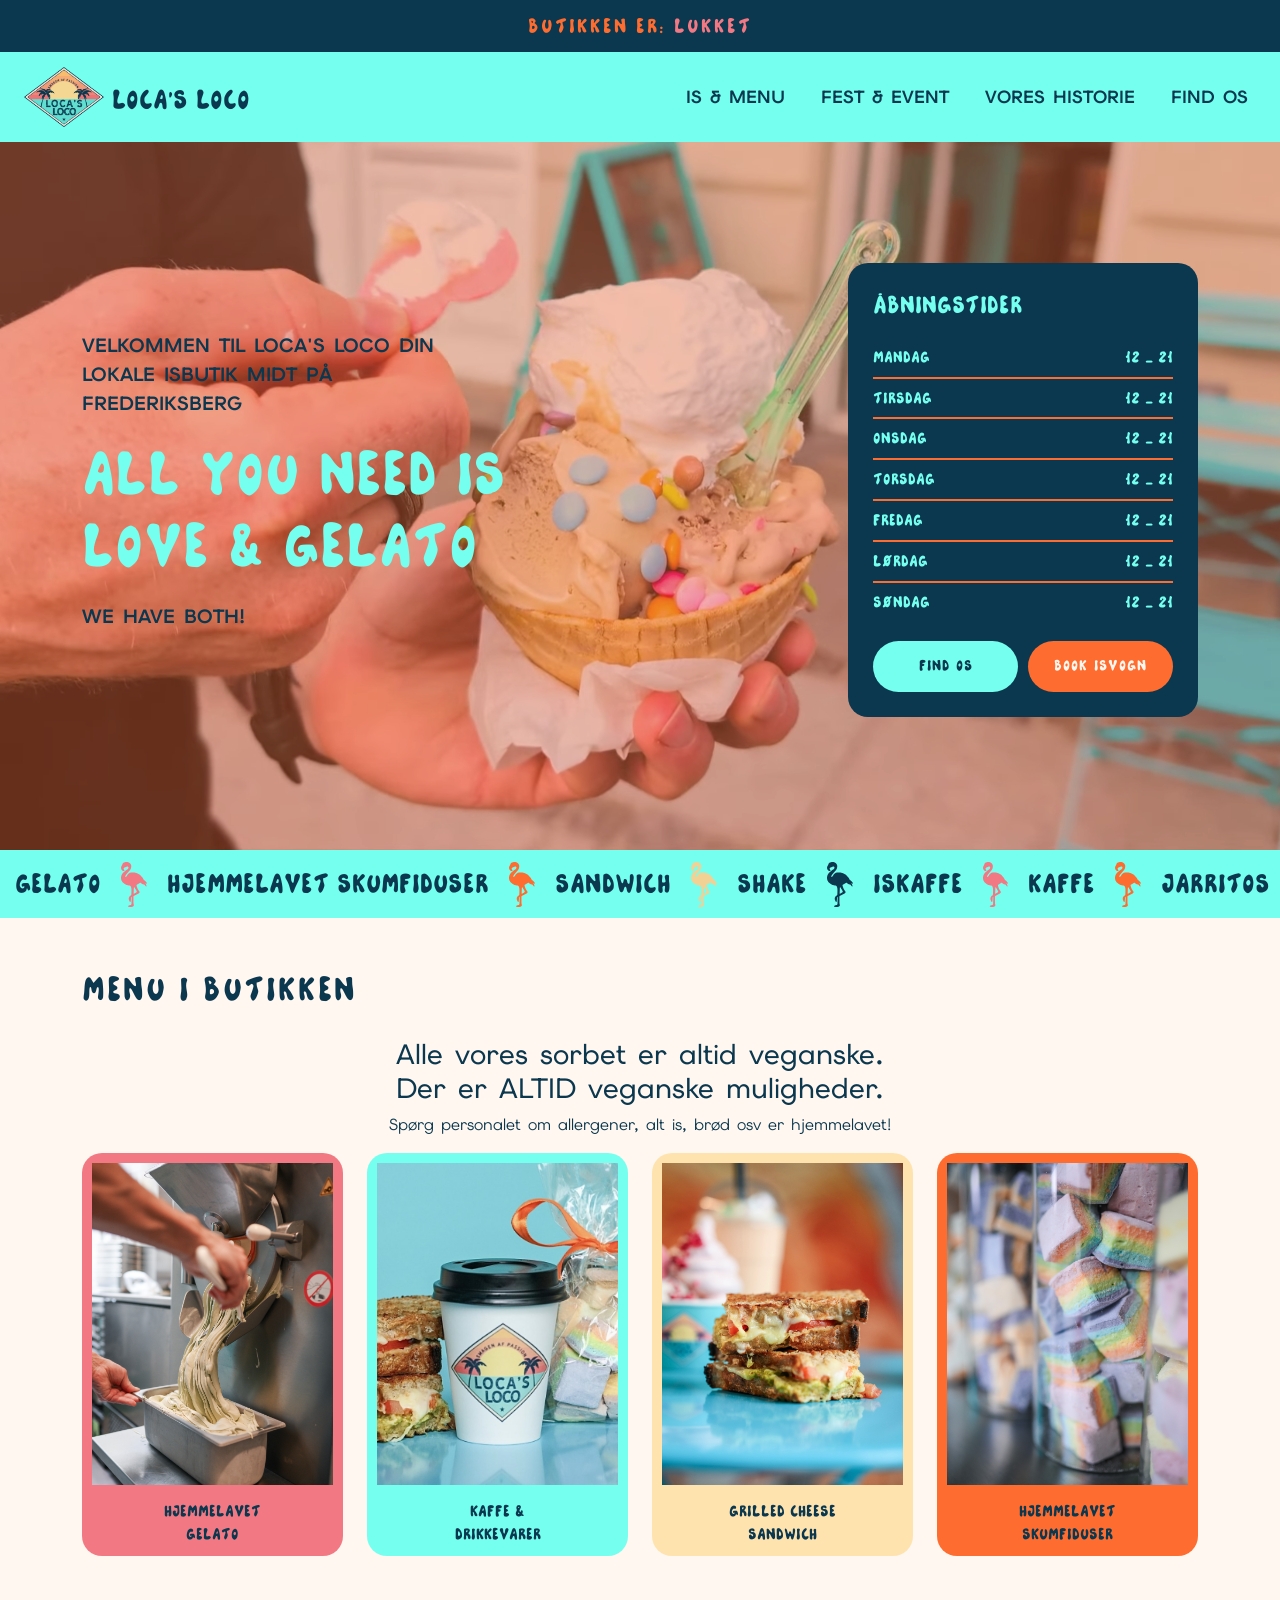
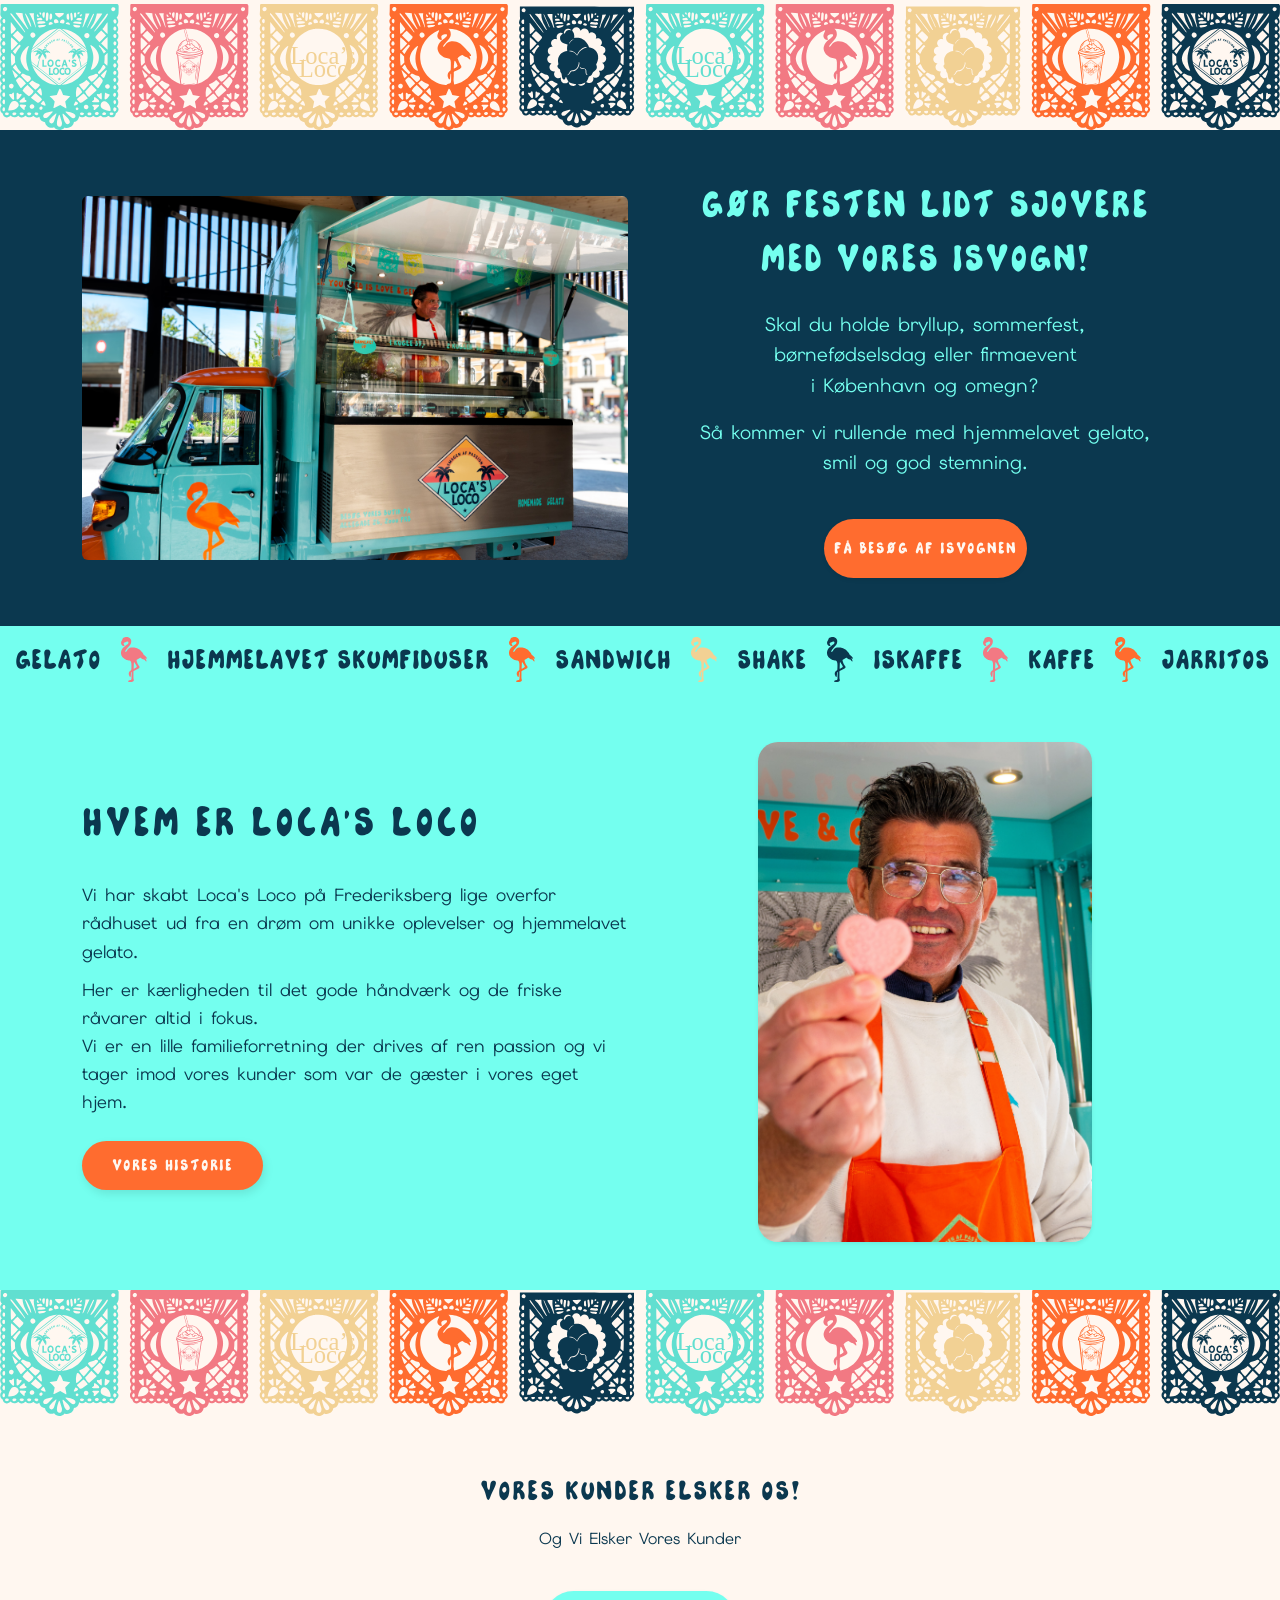
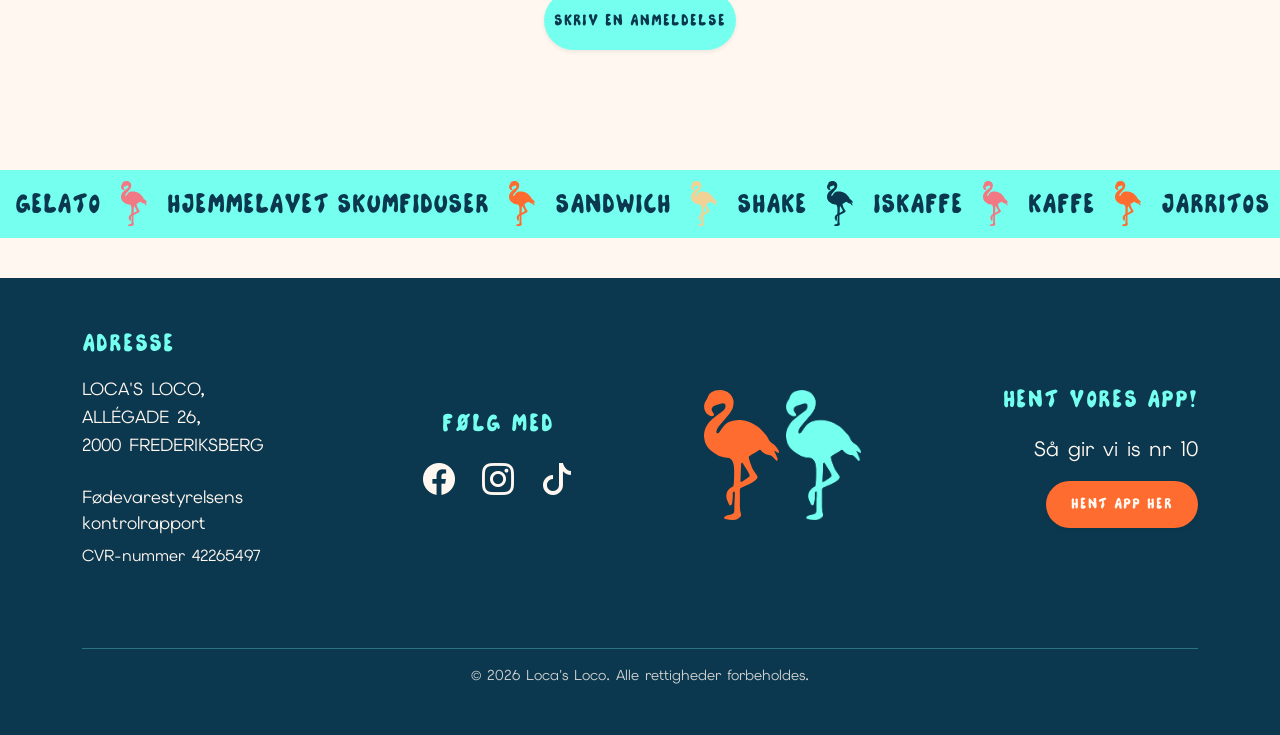
<file: index.html>
<!DOCTYPE html>
<html lang="da">
<head>
    <meta charset="UTF-8">
    <meta name="viewport" content="width=device-width, initial-scale=1.0">
    <meta name="robots" content="noindex, nofollow">
    <title>Loca's Loco</title>
    <meta name="description" content="Besøg Loca's Loco på Frederiksberg. Vi byder på hjemmelavet gelato, vegansk sorbet, varme drikke og vores populære grilled cheese sandwich.">
    <link href="https://cdn.jsdelivr.net/npm/bootstrap@5.3.2/dist/css/bootstrap.min.css" rel="stylesheet">
    <link rel="preconnect" href="https://fonts.googleapis.com">
    <link rel="preconnect" href="https://fonts.gstatic.com" crossorigin>
    <link href="https://fonts.googleapis.com/css2?family=Elms+Sans:wght@400;700&display=swap" rel="stylesheet">
    <link rel="stylesheet" href="style.css">
    <link rel="stylesheet" href="https://cdn.jsdelivr.net/npm/bootstrap-icons@1.11.1/font/bootstrap-icons.css">
    <link rel="icon" type="image/png" href="media/logo.png">
</head>
<body>

<!-- /* =========================================
   3. HEADER & NAVIGATION (Den sticky menu)
   ========================================= */ -->

<div id="navbar-group" class="fixed-top-group">
    <div class="status-topbar text-center">
        <span class="topbar-static">BUTIKKEN ER: </span>
        <span id="topbar-status" class="topbar-dynamic">HENTER...</span>
    </div>

    <nav class="navbar navbar-expand-lg custom-navbar">
        <div class="container-fluid px-4">
            <a class="navbar-brand d-flex align-items-center" href="index.html">
                <img src="media/logo.png" alt="Loca's Loco Logo" width="80" height="60" class="me-2">
                <span class="store-name">Loca's Loco</span>
            </a>
            <button class="navbar-toggler" type="button" data-bs-toggle="collapse" data-bs-target="#hovedMenu" aria-controls="hovedMenu" aria-expanded="false" aria-label="Toggle navigation">
                <span class="navbar-toggler-icon"></span>
            </button>
            <div class="collapse navbar-collapse justify-content-end" id="hovedMenu">
                <ul class="navbar-nav">
                    <li class="nav-item"><a class="nav-link" href="404.html">Is & Menu</a></li>
                    <li class="nav-item"><a class="nav-link" href="404.html">Fest & Event</a></li>
                    <li class="nav-item"><a class="nav-link" href="404.html">Vores historie</a></li>
                    <li class="nav-item"><a class="nav-link" href="404.html">Find os</a></li>
                </ul>
            </div>
        </div>
    </nav>
</div>
<!-- /* =========================================
   3. HEADER & NAVIGATION (Den sticky menu)
   ========================================= */ -->



<!-- /* =========================================
   4. HERO SEKTION (Top-video & Åbningstider)
   ========================================= */ -->
<header class="hero-section">
    <video autoplay loop muted playsinline class="hero-video">
        <source src="media/Vhero.webm" type="video/webm">
    </video>
    <div class="hero-overlay"></div>

    <div class="container position-relative z-index-1">
        <div class="row align-items-center">
            <div class="col-6 hero-text-box mb-lg-0">
                <p class="hero-subtitle">VELKOMMEN TIL LOCA'S LOCO DIN<br>LOKALE ISBUTIK MIDT PÅ<br>FREDERIKSBERG</p>
                <h1 class="hero-title">ALL YOU NEED IS<br>LOVE & GELATO</h1>
                <p class="hero-subtitle">We Have Both!</p>
            </div>

            <div class="col-6">
                <div class="hours-box">
                    <h2 class="hours-title">ÅBNINGSTIDER</h2>
                    <ul class="hours-list">
                        <li><span>MANDAG</span> <span>12 - 21</span></li>
                        <li><span>TIRSDAG</span> <span>12 - 21</span></li>
                        <li><span>ONSDAG</span> <span>12 - 21</span></li>
                        <li><span>TORSDAG</span> <span>12 - 21</span></li>
                        <li><span>FREDAG</span> <span>12 - 21</span></li>
                        <li><span>LØRDAG</span> <span>12 - 21</span></li>
                        <li><span>SØNDAG</span> <span>12 - 21</span></li>
                    </ul>
                    <div class="hours-buttons">
                        <a href="404.html" class="btn-custom btn-mint">FIND OS</a>
                        <a href="404.html" class="btn-custom btn-orange">BOOK ISVOGN</a>
                    </div>
                </div>
            </div>
        </div>
    </div>
</header>
<!-- /* =========================================
   4. HERO SEKTION (Top-video & Åbningstider)
   ========================================= */ -->
<main>
    <!-- /* =========================================
       RULLE TEKST
       ========================================= */ -->
    <div class="scrolling-banner">
        <div class="scrolling-content">
            <div class="scrolling-group">
                <span>GELATO</span> <img src="media/jordbær.svg" alt="Lyserød Flamingo">
                <span>HJEMMELAVET SKUMFIDUSER</span> <img src="media/blodappelsin.svg" alt="Orange Flamingo">
                <span>SANDWICH</span> <img src="media/mango.svg" alt="Vanilje Flamingo">
                <span>SHAKE</span> <img src="media/blaabaer.svg" alt="Blåbær Flamingo">
                <span>ISKAFFE</span> <img src="media/jordbær.svg" alt="Lyserød Flamingo">
                <span>KAFFE</span> <img src="media/blodappelsin.svg" alt="Orange Flamingo">
                <span>JARRITOS</span> <img src="media/mango.svg" alt="Vanilje Flamingo">
                <span>FLOAT</span> <img src="media/blaabaer.svg" alt="Blåbær Flamingo">
                <span>VEGANSK SORBET</span> <img src="media/jordbær.svg" alt="Lyserød Flamingo">
                <span>Allergivenlig IS</span> <img src="media/blodappelsin.svg" alt="Orange Flamingo">
            </div>
            <div class="scrolling-group">
                <span>GELATO</span> <img src="media/jordbær.svg" alt="Lyserød Flamingo">
                <span>HJEMMELAVET SKUMFIDUSER</span> <img src="media/blodappelsin.svg" alt="Orange Flamingo">
                <span>SANDWICH</span> <img src="media/mango.svg" alt="Vanilje Flamingo">
                <span>SHAKE</span> <img src="media/blaabaer.svg" alt="Blåbær Flamingo">
                <span>ISKAFFE</span> <img src="media/jordbær.svg" alt="Lyserød Flamingo">
                <span>KAFFE</span> <img src="media/blodappelsin.svg" alt="Orange Flamingo">
                <span>JARRITOS</span> <img src="media/mango.svg" alt="Vanilje Flamingo">
                <span>FLOAT</span> <img src="media/blaabaer.svg" alt="Blåbær Flamingo">
                <span>VEGANSK SORBET</span> <img src="media/jordbær.svg" alt="Lyserød Flamingo">
                <span>Allergivenlig IS</span> <img src="media/blodappelsin.svg" alt="Orange Flamingo">
            </div>
        </div>
    </div>
    <!-- /* =========================================
          RULLE TEKST
          ========================================= */ -->



    <!-- /* =========================================
   7. MENUKORT & MODALS (Pop-up Pop-ups)
   ========================================= */ -->
    <section class="menu-preview-section py-5">
        <div class="container text-center">
            <h2 class="section-title text-start mb-4">MENU I BUTIKKEN</h2>
            <h3>Alle vores sorbet er altid veganske.<br>Der er ALTID veganske muligheder.</h3>
            <p>Spørg personalet om allergener, alt is, brød osv er hjemmelavet!</p>

            <div class="row g-4">
                <div class="col-6 col-md-3">
                    <div class="menu-card frame-pink" data-bs-toggle="modal" data-bs-target="#modalGelato">
                        <img src="media/ismaskine.JPG" alt="Hjemmelavet Gelato">
                        <h3>HJEMMELAVET<br>GELATO</h3>
                    </div>
                </div>
                <div class="col-6 col-md-3">
                    <div class="menu-card frame-mint" data-bs-toggle="modal" data-bs-target="#modalKaffe">
                        <img src="media/kaffekop.jpg" alt="Kaffe og Drikkevarer">
                        <h3>KAFFE &<br>DRIKKEVARER</h3>
                    </div>
                </div>
                <div class="col-6 col-md-3">
                    <div class="menu-card frame-vanilje" data-bs-toggle="modal" data-bs-target="#modalSandwich">
                        <img src="media/mad.jpg" alt="Grilled Cheese Sandwich">
                        <h3>GRILLED CHEESE<br>SANDWICH</h3>
                    </div>
                </div>
                <div class="col-6 col-md-3">
                    <div class="menu-card frame-orange" data-bs-toggle="modal" data-bs-target="#modalSkumfiduser">
                        <img src="media/skum.JPG" alt="Hjemmelavede Skumfiduser">
                        <h3>HJEMMELAVET<br>SKUMFIDUSER</h3>
                    </div>
                </div>
            </div>
        </div>
    </section>

    <div class="modal fade" id="modalGelato" tabindex="-1" aria-hidden="true">
        <div class="modal-dialog modal-dialog-centered modal-lg">
            <div class="modal-content custom-modal text-modal">
                <button type="button" class="btn-close modal-close-btn" data-bs-dismiss="modal" aria-label="Close"></button>
                <div class="modal-body p-4 p-md-5">
                    <h2 class="menu-modal-title">GELATO</h2>
                    <h3>Alle vores sorbet er altid veganske.<br>Der er ALTID veganske muligheder.</h3>
                    <p>Spørg personalet om allergener, alt is, brød osv er hjemmelavet!</p>
                    <ul class="menu-price-list">
                        <li><div class="menu-item-info"><h4>1 KUGLE</h4><p>Inkl. 1 valgfri topping fra væggen</p></div><div class="menu-item-price">37 KR</div></li>
                        <li><div class="menu-item-info"><h4>2 KUGLER</h4><p>Inkl. 1 valgfri topping fra væggen</p></div><div class="menu-item-price">46 KR</div></li>
                        <li><div class="menu-item-info"><h4>3 KUGLER</h4><p>Inkl. 1 valgfri topping fra væggen</p></div><div class="menu-item-price">55 KR</div></li>
                    </ul>
                    <div class="menu-extras mt-4">
                        <span>EKSTRA KUGLE +9 KR</span>
                        <span>HJEMMELAVET GUF +7 KR</span>
                        <span>EKSTRA TOPPING +5 KR</span>
                    </div>
                    <h2 class="menu-modal-title mt-4">Bokse</h2>
                    <ul class="menu-price-list">
                        <li><div class="menu-item-info"><h4>0,5L boks</h4><p>Vælg op til 3 varianter</p></div><div class="menu-item-price">93 KR</div></li>
                        <li><div class="menu-item-info"><h4>1L Boks</h4><p>Vælg op til 4 varianter</p></div><div class="menu-item-price">175 KR</div></li>
                        <li><div class="menu-item-info"><h4>4 Vafler og 2 Toppings</h4></div><div class="menu-item-price">35 KR</div></li>
                    </ul>
                </div>
            </div>
        </div>
    </div>

    <div class="modal fade" id="modalKaffe" tabindex="-1" aria-hidden="true">
        <div class="modal-dialog modal-dialog-centered modal-lg">
            <div class="modal-content custom-modal text-modal">
                <button type="button" class="btn-close modal-close-btn" data-bs-dismiss="modal" aria-label="Close"></button>
                <div class="modal-body p-4 p-md-5">
                    <h2 class="menu-modal-title">KAFFE</h2>
                    <ul class="menu-price-list">
                        <li><div class="menu-item-info"><h4>DOBBELT ESPRESSO</h4></div><div class="menu-item-price">25 KR</div></li>
                        <li><div class="menu-item-info"><h4>AMERICANO</h4></div><div class="menu-item-price">30 KR</div></li>
                        <li><div class="menu-item-info"><h4>CAFFE LATTE</h4></div><div class="menu-item-price">37 KR</div></li>
                        <li><div class="menu-item-info"><h4>CAPPUCCINO</h4></div><div class="menu-item-price">37 KR</div></li>
                        <li><div class="menu-item-info"><h4>AFFOGATO</h4><p>espresso shot & 1 kugle is</p></div><div class="menu-item-price">44 KR</div></li>
                        <li><div class="menu-item-info"><h4>MILO'S ISKAFFE</h4><p>Dobbelt espresso shot, vaniljemælk & isterninger</p></div><div class="menu-item-price">57 KR</div></li>
                    </ul>
                    <h2 class="menu-modal-title mt-4">DRIKKEVARE</h2>
                    <ul class="menu-price-list">
                        <li><div class="menu-item-info"><h4>LOCO SHAKE</h4><p>med 3 kugler valgfri is & vaniljemælk</p></div><div class="menu-item-price">57 KR</div></li>
                        <li><div class="menu-item-info"><h4>LOCO FLOAT</h4><p>Jarritos & 1 kugle valgfri is</p></div><div class="menu-item-price">54 KR</div></li>
                        <li><div class="menu-item-info"><h4>JARRITOS</h4><p>Mexicansk Sodavand</p></div><div class="menu-item-price">29 KR</div></li>
                    </ul>
                </div>
            </div>
        </div>
    </div>

    <div class="modal fade" id="modalSandwich" tabindex="-1" aria-hidden="true">
        <div class="modal-dialog modal-dialog-centered modal-lg">
            <div class="modal-content custom-modal text-modal">
                <button type="button" class="btn-close modal-close-btn" data-bs-dismiss="modal" aria-label="Close"></button>
                <div class="modal-body p-4 p-md-5">
                    <h2 class="menu-modal-title">SANDWICH</h2>
                    <ul class="menu-price-list">
                        <li><div class="menu-item-info"><h4>GRILLED CHEESE SANDWICH</h4><p>På hjemmebagt surdejsbrød, med ost & Branko's salsa verde<br>med eller uden chili</p></div><div class="menu-item-price">49 KR</div></li>
                    </ul>
                    <div class="menu-extras mt-4">
                        <span>TILVALG: TOMAT: +5 KR</span>
                        <span>SVAMPE: +5 KR</span>
                        <span>AVOCADO: +10 KR</span>
                    </div>
                </div>
            </div>
        </div>
    </div>

    <div class="modal fade" id="modalSkumfiduser" tabindex="-1" aria-hidden="true">
        <div class="modal-dialog modal-dialog-centered modal-lg">
            <div class="modal-content custom-modal text-modal">
                <button type="button" class="btn-close modal-close-btn" data-bs-dismiss="modal" aria-label="Close"></button>
                <div class="modal-body p-4 p-md-5">
                    <h2 class="menu-modal-title">HJEMMELAVEDE SKUMFIDUSER</h2>
                    <p class="text-center" style="font-family: 'Elms Sans', sans-serif; color: var(--vanilje);">Vores skumfiduser are lavet med halal-certificeret gelatine fra kvæg</p>
                    <ul class="menu-price-list mt-4">
                        <li><div class="menu-item-info"><h4>10 STK</h4></div><div class="menu-item-price">40 KR</div></li>
                        <li><div class="menu-item-info"><h4>20 STK</h4></div><div class="menu-item-price">70 KR</div></li>
                        <li><div class="menu-item-info"><h4>PRIS PR. STK</h4></div><div class="menu-item-price">5 KR</div></li>
                    </ul>
                </div>
            </div>
        </div>
    </div>

    <!-- /* =========================================
  7. MENUKORT & MODALS (Pop-up Pop-ups)
  ========================================= */ -->

    <!-- BANNER -->
    <div class="separator-banner">
        <img src="media/banner.svg" alt="Farverigt Loca's Loco flag-banner">
    </div>
    <!-- BANNER -->

    <!-- /* =========================================
   6. INDHOLD: ISVOGN
   ========================================= */ -->

    <section class="isvogn-section py-5">
        <div class="container">
            <div class="row align-items-center">
                <div class="col-md-6 mb-4 mb-md-0">
                    <img src="media/brankoiisvogn.jpg" alt="Loca's Loco Isvogn" class="img-fluid rounded">
                </div>
                <div class="col-md-6 text-center px-md-4">
                    <h2 class="isvogn-title">GØR FESTEN LIDT SJOVERE<br>MED VORES ISVOGN!</h2>
                    <p class="isvogn-text mt-4">Skal du holde bryllup, sommerfest,<br>børnefødselsdag eller firmaevent<br>i København og omegn?</p>
                    <p class="isvogn-text mt-3">Så kommer vi rullende med hjemmelavet gelato,<br>smil og god stemning.</p>
                    <a href="404.html" class="btn-custom btn-orange shadow-sm mt-4 d-inline-block">FÅ BESØG AF ISVOGNEN</a>
                </div>
            </div>
        </div>
    </section>
    <!-- /* =========================================
   6. INDHOLD:ISVOGN
   ========================================= */ -->


    <!-- /* =========================================
RULLE TEKST
========================================= */ -->
    <div class="scrolling-banner">
        <div class="scrolling-content">
            <div class="scrolling-group">
                <span>GELATO</span> <img src="media/jordbær.svg" alt="Lyserød Flamingo">
                <span>HJEMMELAVET SKUMFIDUSER</span> <img src="media/blodappelsin.svg" alt="Orange Flamingo">
                <span>SANDWICH</span> <img src="media/mango.svg" alt="Vanilje Flamingo">
                <span>SHAKE</span> <img src="media/blaabaer.svg" alt="Blåbær Flamingo">
                <span>ISKAFFE</span> <img src="media/jordbær.svg" alt="Lyserød Flamingo">
                <span>KAFFE</span> <img src="media/blodappelsin.svg" alt="Orange Flamingo">
                <span>JARRITOS</span> <img src="media/mango.svg" alt="Vanilje Flamingo">
                <span>FLOAT</span> <img src="media/blaabaer.svg" alt="Blåbær Flamingo">
                <span>Vegansk Sorbet</span> <img src="media/jordbær.svg" alt="Lyserød Flamingo">
                <span>Allergivenlig IS</span> <img src="media/blodappelsin.svg" alt="Orange Flamingo">
            </div>
            <div class="scrolling-group">
                <span>GELATO</span> <img src="media/jordbær.svg" alt="Lyserød Flamingo">
                <span>HJEMMELAVET SKUMFIDUSER</span> <img src="media/blodappelsin.svg" alt="Orange Flamingo">
                <span>SANDWICH</span> <img src="media/mango.svg" alt="Vanilje Flamingo">
                <span>SHAKE</span> <img src="media/blaabaer.svg" alt="Blåbær Flamingo">
                <span>ISKAFFE</span> <img src="media/jordbær.svg" alt="Lyserød Flamingo">
                <span>KAFFE</span> <img src="media/blodappelsin.svg" alt="Orange Flamingo">
                <span>JARRITOS</span> <img src="media/mango.svg" alt="Vanilje Flamingo">
                <span>FLOAT</span> <img src="media/blaabaer.svg" alt="Blåbær Flamingo">
                <span>Vegansk Sorbet</span> <img src="media/jordbær.svg" alt="Lyserød Flamingo">
                <span>Allergivenlig IS</span> <img src="media/blodappelsin.svg" alt="Orange Flamingo">
            </div>
        </div>
    </div>
    <!-- /* =========================================
RULLE TEKST
========================================= */ -->


    <!-- /* =========================================
   6. INDHOLD: HVEM ER VI & ISVOGN
   ========================================= */ -->
    <section class="about-section">
        <div class="container py-5">
            <div class="row align-items-center">
                <div class="col-md-6 about-text-col mb-4 mb-md-0">
                    <h2 class="about-title">HVEM ER LOCA'S LOCO</h2>
                    <p class="about-text">Vi har skabt Loca's Loco på Frederiksberg lige overfor rådhuset ud fra en drøm om unikke oplevelser og hjemmelavet gelato.</p>
                    <p class="about-text">Her er kærligheden til det gode håndværk og de friske råvarer altid i fokus.<br>Vi er en lille familieforretning der drives af ren passion og vi tager imod vores kunder som var de gæster i vores eget hjem.</p>
                    <a href="404.html" class="btn-custom btn-orange about-btn shadow-sm">VORES HISTORIE</a>
                </div>
                <div class="col-md-6 d-flex justify-content-center">
                    <img src="media/brankomhjerte.jpg" alt="Brank med Loca's lyserøde kiks hjerte" class="about-image img-fluid shadow-sm">
                </div>
            </div>
        </div>
    </section>
    <!-- /* =========================================
   6. INDHOLD: HVEM ER VI & ISVOGN
   ========================================= */ -->

    <!-- BANNER -->
    <div class="separator-banner">
        <img src="media/banner.svg" alt="Farverigt Loca's Loco flag-banner">
    </div>
    <!-- BANNER -->

    <!-- /* =========================================
       Google
       ========================================= */ -->
    <section class="reviews-section py-5">
        <div class="container">
            <div class="row">
                <div class="col-12 text-center">
                    <div class="reviews-container mt-2">
                        <h3 class="reviews-title mb-3">VORES KUNDER ELSKER OS!</h3>
                        <p style="font-family: 'Elms Sans'; color: var(--blaabaer);">Og Vi Elsker Vores Kunder</p>

                        <a href="https://www.google.com/search?q=Locas+Loco+Anmeldelser" target="_blank" class="btn-custom btn-mint mt-4 d-inline-block shadow-sm">
                            SKRIV EN ANMELDELSE
                        </a>

                        <div id="google-reviews-widget" class="p-4 mx-auto mt-4" style="max-width: 900px;">
                            <script src="https://elfsightcdn.com/platform.js" async></script>
                            <div class="elfsight-app-65c09460-6319-4515-ac92-27803de2e151" data-elfsight-app-lazy></div>
                        </div>
                    </div>
                </div>
            </div>
        </div>
    </section>
    <!-- /* =========================================
       Google
       ========================================= */ -->


    <!-- /* =========================================
          RULLE TEKST
           ========================================= */ -->
    <div class="scrolling-banner">
        <div class="scrolling-content">
            <div class="scrolling-group">
                <span>GELATO</span> <img src="media/jordbær.svg" alt="Lyserød Flamingo">
                <span>HJEMMELAVET SKUMFIDUSER</span> <img src="media/blodappelsin.svg" alt="Orange Flamingo">
                <span>SANDWICH</span> <img src="media/mango.svg" alt="Vanilje Flamingo">
                <span>SHAKE</span> <img src="media/blaabaer.svg" alt="Blåbær Flamingo">
                <span>ISKAFFE</span> <img src="media/jordbær.svg" alt="Lyserød Flamingo">
                <span>KAFFE</span> <img src="media/blodappelsin.svg" alt="Orange Flamingo">
                <span>JARRITOS</span> <img src="media/mango.svg" alt="Vanilje Flamingo">
                <span>FLOAT</span> <img src="media/blaabaer.svg" alt="Blåbær Flamingo">
                <img src="media/jordbær.svg" alt="Lyserød Flamingo">
                <span>Allergivenlig IS</span> <img src="media/blodappelsin.svg" alt="Orange Flamingo">
            </div>
            <div class="scrolling-group">
                <span>GELATO</span> <img src="media/jordbær.svg" alt="Lyserød Flamingo">
                <span>HJEMMELAVET SKUMFIDUSER</span> <img src="media/blodappelsin.svg" alt="Orange Flamingo">
                <span>SANDWICH</span> <img src="media/mango.svg" alt="Vanilje Flamingo">
                <span>SHAKE</span> <img src="media/blaabaer.svg" alt="Blåbær Flamingo">
                <span>ISKAFFE</span> <img src="media/jordbær.svg" alt="Lyserød Flamingo">
                <span>KAFFE</span> <img src="media/blodappelsin.svg" alt="Orange Flamingo">
                <span>JARRITOS</span> <img src="media/mango.svg" alt="Vanilje Flamingo">
                <span>FLOAT</span> <img src="media/blaabaer.svg" alt="Blåbær Flamingo">
                <img src="media/jordbær.svg" alt="Lyserød Flamingo">
                <span>Allergivenlig IS</span> <img src="media/blodappelsin.svg" alt="Orange Flamingo">
            </div>
        </div>
    </div>
    <!-- /* =========================================
          RULLE TEKST
           ========================================= */ -->

</main>
<!-- /* =========================================
          Footer
           ========================================= */ -->
<footer class="custom-footer py-5">
    <div class="container">
        <div class="row g-4 align-items-center">

            <div class="col-12 col-md-6 col-lg-3 text-center text-lg-start">
                <h4 class="footer-title">ADRESSE</h4>
                <p class="footer-text mb-4">LOCA'S LOCO,<br>ALLÉGADE 26,<br>2000 FREDERIKSBERG</p>
                <a href="https://www.findsmiley.dk/995524" target="_blank" class="footer-link d-inline-block">Fødevarestyrelsens<br>kontrolrapport</a>
                <p class="mt-2">CVR-nummer 42265497</p>
            </div>

            <div class="col-12 col-md-6 col-lg-3 text-center">
                <h4 class="footer-title">FØLG MED</h4>
                <div class="social-icons mt-3">
                    <a href="https://www.facebook.com/LocasLoco2021/" target="_blank" aria-label="Facebook"><i class="bi bi-facebook"></i></a>
                    <a href="https://www.instagram.com/locasloco/" target="_blank" aria-label="Instagram"><i class="bi bi-instagram"></i></a>
                    <a href="https://www.tiktok.com/@locas_loco" target="_blank" aria-label="TikTok"><i class="bi bi-tiktok"></i></a>
                </div>
            </div>

            <div class="col-12 col-md-6 col-lg-3 text-center">
                <img src="media/blodappelsin.svg" alt="Loca's Loco Flamingoer" class="footer-flamingos img-fluid">
                <img src="media/tyrkis.png" alt="Loca's Loco Flamingoer" class="footer-flamingos img-fluid">
            </div>

            <div class="col-12 col-md-6 col-lg-3 text-center text-lg-end">
                <h4 class="footer-title">HENT VORES APP!</h4>
                <p class="footer-text mb-3" style="font-size: 1.3rem;">Så gir vi is nr 10</p>
                <a href="https://play.google.com/store/apps/details?id=com.phonestamp.locasloco&hl=en" target="_blank" class="btn-custom btn-orange shadow-sm d-inline-block" style="padding: 10px 25px; font-size: 1.1rem;">HENT APP HER</a>
            </div>

        </div>

        <div class="row mt-5">
            <div class="col-12 text-center">
                <hr class="footer-divider">
                <p class="footer-bottom-text mb-0">&copy; 2026 Loca's Loco. Alle rettigheder forbeholdes.</p>
            </div>
        </div>
    </div>
</footer>
<!-- /* =========================================
          Footer
           ========================================= */ -->
<script src="https://cdn.jsdelivr.net/npm/bootstrap@5.3.2/dist/js/bootstrap.bundle.min.js"></script>
<script src="js.js"></script>
</body>
</html>
</file>
<file: style.css>
/* =========================================
   1. GLOBALE VARIABLER & BASE OPSÆTNING
   ========================================= */

/* Her definerer jeg alle mine brand-farver ét sted som variabler, så jeg ikke skal huske og skrive HEX-koder overalt på siden. */
:root {
    --vanilje: #FFF7F0;
    --blaabaer: #0B384F;
    --mint: #74FFEF;
    --blodappelsin: #FF6C2F;
    --jordbaer: #F27983;
    --mango: #FFE3AE;
}

/* Her indlæser jeg butikkens egen skrifttype lokalt fra min media-mappe, så titlerne altid vises korrekt uanset brugerens enhed. */
@font-face {
    font-family: 'LocasLoco';
    src: url('locasloco.ttf') format('truetype');
    font-weight: normal;
    font-style: normal;
}

/* Mit vigtige "sikkerhedsnet", der fjerner uønsket vandret scroll (den irriterende hvide kant på mobiler), ved at tvinge siden til 100% bredde. */
html, body {
    overflow-x: hidden;
    max-width: 100%;
}

/* Standardindstillinger for hele min side. Jeg sætter Elms Sans som min faste brødtekst. */
body {
    font-family: 'Elms Sans', sans-serif;
    background-color: var(--vanilje);
    color: var(--blaabaer);
}

/* Alle H1 overskrifter trækker automatisk på min specielle font og blodappelsin-farven. */
h1 {
    font-family: 'LocasLoco', sans-serif;
    color: var(--blodappelsin);
}


/* =========================================
   2. GENBRUGELIGE ELEMENTER & ANIMATIONER
   ========================================= */

/* Dette er min globale styling for mine opkald-til-handling (CTA) knapper. Det giver et ensartet look overalt på sitet. */
.btn-custom {
    display: inline-block;
    text-align: center;
    padding: 15px 10px;
    border-radius: 30px;
    text-decoration: none;
    color: var(--blaabaer);
    font-size: 1.2rem;
    transition: transform 0.2s; /* Sørger for at knappen vokser blødt, når musen holdes over */
    font-family: 'LocasLoco', sans-serif;
    letter-spacing: 1px;
}

.btn-custom:hover {
    transform: scale(1.05);
    color: var(--blaabaer);
}

/* Baggrundsfarver og tekstfarver til at variere mine knapper */
/* Den mintgrønne knap */
.btn-mint {
    background-color: var(--mint);
    color: var(--blaabaer);
}
.btn-mint:hover {
    color: var(--blaabaer); /* Sørger for teksten forbliver blåbær ved hover */
}

/* Den orange knap */
.btn-orange {
    background-color: var(--blodappelsin);
    color: var(--vanilje);
}
.btn-orange:hover {
    color: var(--vanilje); /* Sørger for teksten forbliver vanilje ved hover */
}

/* Mit grafiske flag-banner (SVG), der fungerer som en flot visuel adskillelse mellem mine sektioner. */
.separator-banner {
    width: 100%;
    overflow: hidden;
}
.separator-banner img {
    width: 100%;
    height: auto;
    display: block; /* Fjerner browserskabt usynligt mellemrum i bunden */
}

/* Min genbrugelige åndedræts-animation (Pulse), der bruges til at skabe blikfang f.eks. i top-baren. */
@keyframes pulse {
    0% { transform: scale(1); }
    50% { transform: scale(1.1); }
    100% { transform: scale(1); }
}


/* =========================================
   3. HEADER & NAVIGATION (Den sticky menu)
   ========================================= */

/* Den usynlige kasse, der holder både min top-bar og min navbar fastklebet til toppen af skærmen (og skjuler sig ved scroll down). */
.fixed-top-group {
    position: fixed;
    top: 0;
    width: 100%;
    z-index: 1050; /* Z-index lagt højt, så den svæver over al anden grafik */
    transition: top 0.3s ease-in-out;
}

/* Designet af den mørkeblå top-bar, som viser butikkens åbningsstatus dynamisk. */
.status-topbar {
    background-color: var(--blaabaer);
    padding: 8px 0;
    font-family: 'LocasLoco', sans-serif;
    font-size: 1.5rem;
    letter-spacing: 2px;
    animation: pulse 2s infinite ease-in-out; /* Hele baren pulserer roligt */
}

.topbar-static {
    color: var(--blodappelsin);
}

/* Selve Bootstraps navigations-bar stylet til mine farver. */
.custom-navbar {
    background-color: var(--mint);
    padding-top: 10px;
    padding-bottom: 10px;
}

/* Designet af butiksnavnet oppe ved siden af logoet. */
.store-name {
    font-family: 'LocasLoco', sans-serif;
    color: var(--blaabaer);
    font-size: 2rem;
    margin-top: 5px;
}

/* Typografi for selve menupunkterne. */
.custom-navbar .nav-link {
    font-family: 'Elms Sans', sans-serif;
    color: var(--blaabaer) !important;
    font-size: 1.1rem;
    font-weight: bold;
    text-transform: uppercase;
    margin-left: 20px;
}

.custom-navbar .nav-link:hover {
    color: var(--blodappelsin) !important;
}


/* =========================================
   4. HERO SEKTION (Top-video & Åbningstider)
   ========================================= */

/* Forsidens "Hero"-sektion. Jeg har tilføjet margin-top, så videoen ikke forsvinder op bag den fastlåste header. */
.hero-section {
    position: relative;
    min-height: 80vh;
    display: flex;
    align-items: center;
    overflow: hidden;
    padding: 60px 0;
    margin-top: 130px;
}

/* Sørger for at min WebM videofil altid dækker hele baggrunden korrekt via object-fit. */
.hero-video {
    position: absolute;
    top: 0;
    left: 0;
    width: 100%;
    height: 100%;
    object-fit: cover;
    z-index: -2;
}

/* Et orange transparens-filter over videoen, så min lyse tekst ikke forsvinder i lyse videosekvenser. */
.hero-overlay {
    position: absolute;
    top: 0;
    left: 0;
    width: 100%;
    height: 100%;
    background-color: rgba(255, 108, 47, 0.35);
    z-index: -1;
}

/* Tekststyling til venstre over videoen */
.hero-subtitle {
    font-family: 'Elms Sans', sans-serif;
    color: var(--blaabaer);
    font-size: 1.2rem;
    font-weight: 700;
    text-transform: uppercase;
}

.hero-title {
    font-family: 'LocasLoco', sans-serif;
    color: var(--mint);
    font-size: 4.5rem;
    line-height: 1;
    margin: 20px 0;
}

/* Kassen til højre med overblik over ugens åbningstider. Jeg har holdt den relativ smal for at vise videoen bagved. */
.hours-box {
    background-color: var(--blaabaer);
    border-radius: 20px;
    padding: 25px;
    font-family: 'LocasLoco', sans-serif;
    max-width: 350px;
    margin-left: auto;
}

.hours-title {
    color: var(--mint);
    font-size: 1.8rem;
    margin-bottom: 15px;
}

/* Layout for ugedagene og tidsrummene. */
.hours-list {
    list-style: none;
    padding: 0;
    margin: 0;
    color: var(--mint);
    font-size: 1.2rem;
}

.hours-list li {
    display: flex;
    justify-content: space-between;
    padding: 5px 0;
    border-bottom: 2px solid var(--blodappelsin);
}

.hours-list li:last-child {
    border-bottom: none;
    margin-bottom: 20px;
}

/* Knapperne nede i åbningstids-boksen. */
.hours-buttons {
    display: flex;
    justify-content: space-between;
    gap: 10px;
}

.hours-buttons .btn-custom {
    flex: 1;
    padding: 12px 10px;
    font-size: 1.1rem;
}


/* =========================================
   5. MARQUEE (Min uendelige tekst-rulle)
   ========================================= */

/* Yderste kasse skjuler den overskydende tekst, der ruller uden for skærmens kant (overflow: hidden). */
.scrolling-banner {
    background-color: var(--mint);
    overflow: hidden;
    padding: 10px 0;
    display: flex;
    white-space: nowrap; /* Tvinger alt indhold til at ligge på én ubrudt linje */
}

/* Dette lag holder alt indhold og sætter den tidsbaserede animation i gang. */
.scrolling-content {
    display: flex;
    animation: scrollText 20s linear infinite;
}

/* Opsætning af grupperne af tekst og SVG'er */
.scrolling-group {
    display: flex;
    align-items: center;
    font-family: 'LocasLoco', sans-serif;
    color: var(--blaabaer);
    font-size: 2rem;
    padding-right: 20px;
}

.scrolling-group span {
    margin: 0 15px;
}

.scrolling-group img {
    height: 45px; /* Størrelsen på mine flamingo-ikoner inde i teksten */
    margin: 0 5px;
}

/* Nøglen til uendeligt loop: Teksten forskydes præcis 50%, hvorefter den hopper usynligt tilbage til start. */
@keyframes scrollText {
    0% { transform: translateX(0); }
    100% { transform: translateX(-50%); }
}


/* =========================================
   6. INDHOLD: HVEM ER VI & ISVOGN
   ========================================= */

/* Sektion med Brank & Ninna's historie */
.about-section {
    background-color: var(--mint);

}

.about-title {
    font-family: 'LocasLoco', sans-serif;
    color: var(--blaabaer);
    font-size: 3rem;
    margin-bottom: 30px;
    letter-spacing: 2px;
}

.about-text {
    font-family: 'Elms Sans', sans-serif;
    color: var(--blaabaer);
    font-size: 1.1rem;
    line-height: 1.6;
    margin-bottom: 10px;
}

/* Specialknap med skygge for at poppe mere ud. */
.about-btn {
    margin-top: 15px;
    padding: 10px 30px;
    box-shadow: 2px 4px 10px rgba(0,0,0,0.1) !important;
}

.about-image {
    border-radius: 20px;
    max-height: 500px; /* Sørger for at billedet ikke bliver alt for højt på meget store skærme */
    width: auto;
    object-fit: cover;
}

/* Isvogn sektionen */
.isvogn-section {
    background-color: var(--blaabaer);
    padding: 60px 0;
}

.isvogn-title {
    font-family: 'LocasLoco', sans-serif;
    color: var(--mint);
    font-size: 2.8rem;
    line-height: 1.2;
    letter-spacing: 1px;
}

.isvogn-text {
    font-family: 'Elms Sans', sans-serif;
    color: var(--mint);
    font-size: 1.2rem;
    line-height: 1.6;
}


/* =========================================
   7. MENUKORT & MODALS (Pop-up Pop-ups)
   ========================================= */

.section-title {
    font-family: 'LocasLoco', sans-serif;
    color: var(--blaabaer);
    font-size: 2.5rem;
    letter-spacing: 2px;
}

/* Styling af de 4 menukort brugeren klikker på. Flexbox og height tvinger dem til at være lige høje. */
.menu-card {
    background-color: var(--vanilje);
    padding: 10px;
    cursor: pointer;
    transition: transform 0.3s ease, box-shadow 0.3s ease;
    height: 100%;
    display: flex;
    flex-direction: column;
    border-radius: 20px;
    overflow: hidden;
}

.menu-card:hover {
    transform: translateY(-5px);
    box-shadow: 0 10px 20px rgb(255, 108, 47);
}

/* Tvinger billederne i kortene til at holde proportionen uanset original fil. */
.menu-card img {
    width: 100%;
    aspect-ratio: 3 / 4;
    object-fit: cover;
    margin-bottom: 15px;
}

.menu-card h3 {
    font-family: 'LocasLoco', sans-serif;
    color: var(--blaabaer);
    font-size: 1.2rem;
    margin: 0;
    margin-top: auto;
}

/* Individuelle rammefarver på kortene for æstetikken */
.frame-pink { background-color: var(--jordbaer); }
.frame-mint { background-color: var(--mint); }
.frame-vanilje { background-color: var(--mango); }
.frame-orange { background-color: var(--blodappelsin); }

/* Custom Bootstraps modal vinduer (når man åbner menuen) */
.custom-modal {
    background-color: transparent;
    border: none;
}

.text-modal {
    background-color: var(--blaabaer) !important;
    border-radius: 15px;
    color: var(--mint);
}

/* Min specialdesignede lukkeknap trukket lidt ud over kanten af modalen. */
.modal-close-btn {
    position: absolute;
    top: -15px;
    right: -15px;
    background-color: #74ffef;
    opacity: 1;
    border-radius: 50%;
    padding: 10px;
    box-shadow: 0 2px 10px rgb(255, 108, 47);
    z-index: 10;
}

.menu-modal-title {
    font-family: 'LocasLoco', sans-serif;
    color: var(--blodappelsin);
    font-size: 3rem;
    margin-bottom: 30px;
    text-align: center;
}

/* Opstilling af produktnavn + pris indeni modalen, styret via Flexbox for perfekt afstandsfordeling. */
.menu-price-list {
    list-style: none;
    padding: 0;
    margin: 0;
}

.menu-price-list li {
    display: flex;
    justify-content: space-between;
    align-items: flex-start;
    padding: 15px 0;
    border-bottom: 2px solid var(--mint);
}

.menu-item-info h4 {
    font-family: 'LocasLoco', sans-serif;
    font-size: 1.8rem;
    margin: 0;
    line-height: 1.2;
}

.menu-item-info p {
    font-family: 'Elms Sans', sans-serif;
    font-size: 0.9rem;
    margin: 5px 0 0 0;
    color: var(--vanilje);
}

.menu-item-price {
    font-family: 'LocasLoco', sans-serif;
    font-size: 2rem;
    white-space: nowrap;
    padding-left: 20px;
}

.menu-extras {
    display: flex;
    justify-content: space-between;
    font-family: 'LocasLoco', sans-serif;
    color: var(--mint);
    font-size: 1.1rem;
    text-align: center;
    flex-wrap: wrap;
    gap: 10px;
}


/* =========================================
   8. FIND OS SEKTION (Map & Reviews)
   ========================================= */

.location-reviews-section {
    background-color: var(--vanilje);
    padding: 60px 0;
}

/* Giver min Google Map iframe pæne afrundede hjørner og en mintfarvet border */
.map-container {
    border-radius: 20px;
    overflow: hidden;
    border: 5px solid var(--mint);
}

.reviews-title {
    font-family: 'LocasLoco', sans-serif;
    color: var(--blaabaer);
    font-size: 2rem;
    letter-spacing: 1px;
}


/* =========================================
   9. FOOTER (Sidefod)
   ========================================= */

.custom-footer {
    background-color: var(--blaabaer);
    color: var(--vanilje);
    margin-top: 40px;
}

.footer-title {
    font-family: 'LocasLoco', sans-serif;
    color: var(--mint);
    font-size: 1.8rem;
    letter-spacing: 1px;
    margin-bottom: 15px;
}

.footer-text {
    font-family: 'Elms Sans', sans-serif;
    font-size: 1.1rem;
    line-height: 1.6;
    margin-bottom: 10px;
}

/* Links i bunden, f.eks. fødevarestyrelsens rapport. */
.footer-link {
    font-family: 'Elms Sans', sans-serif;
    color: var(--vanilje);
    text-decoration: none;
    font-size: 1.1rem;
    transition: color 0.3s ease;
}

.footer-link:hover {
    color: var(--blodappelsin);
}

/* Sociale medieikoner styles så de popper op ved hover. */
.social-icons a {
    display: inline-block;
    color: var(--vanilje);
    font-size: 2rem;
    margin: 0 10px;
    transition: transform 0.3s ease, color 0.3s ease;
}

.social-icons a:hover {
    color: var(--mint);
    transform: scale(1.2);
}

/* Flamingo-billede jeg har klippet ud og placeret i midten af footeren for branding. */
.footer-flamingos {
    max-height: 130px;
    width: auto;
    transition: transform 0.3s ease;
}

.footer-flamingos:hover {
    transform: scale(1.1);
}

.footer-divider {
    border-color: var(--mint);
    opacity: 0.3;
}

.footer-bottom-text {
    font-family: 'Elms Sans', sans-serif;
    font-size: 0.9rem;
    color: var(--vanilje);
    opacity: 0.8;
}


/* =========================================
   10. 404 FEJLSIDE (Min "Siden mangler" side)
   ========================================= */

/* Tvinger selve min fejl-side til at centrere hele sit indhold både vandret og lodret og fylde 100vh (højde) */
.error-page {
    background-color: #3b5c6b;
    display: flex;
    justify-content: center;
    align-items: center;
    min-height: 100vh;
    margin: 0;
}

.error-container {
    padding: 20px;
}

.error-title {
    font-family: 'LocasLoco', sans-serif;
    color: var(--blodappelsin);
    font-size: 5rem;
    margin: 0;
    text-shadow: 2px 2px 0px var(--mint); /* Skaber en fed retro-lag på lag effekt */
}

.error-subtitle {
    font-family: 'LocasLoco', sans-serif;
    color: var(--blodappelsin);
    font-size: 3rem;
    margin: 0;
}

.error-logo {
    max-width: 300px;
    height: auto;
    transition: transform 0.3s ease;
}

.error-logo:hover {
    transform: scale(1.05);
}

.error-link {
    font-family: 'Elms Sans', sans-serif;
    color: var(--blodappelsin);
    font-size: 2.5rem;
    text-decoration: none;
    transition: color 0.3s ease;
}

.error-link:hover {
    color: var(--mint);
}


/* =========================================
   11. RESPONSIVT DESIGN (Mobil-optimering)
   ========================================= */

/* Dette er mit Media Query. Reglerne heri aktiveres KUN på mobiler og små tablets under 768 pixels. */
@media (max-width: 768px) {

    /* Justerer min topbar så den ikke æder hele skærmen på små devices. */
    .status-topbar {
        font-size: 1.1rem;
        padding: 5px 0;
    }

    /* Gør hero-sektionen responsiv, så skriften fylder det, den har behov for, og padding minimeres. */
    .hero-section {
        min-height: auto;
        padding: 30px 0;
        margin-top: 100px; /* Den usynlige menu er lavere på mobil */
    }

    .hero-title {
        font-size: 2rem;
        margin: 10px 0;
    }

    .hero-subtitle {
        font-size: 0.7rem;
    }

    /* Klemmer åbningstiderne for at forhindre overløb */
    .hours-box {
        padding: 15px;
    }

    .hours-title { font-size: 1.2rem; margin-bottom: 10px; }
    .hours-status { font-size: 1.2rem; margin-bottom: 10px; }
    .hours-list { font-size: 0.7rem; }
    .hours-list li { padding: 5px 0; }

    /* Omstrukturerer knapperne fra side-om-side til under-hinanden, så der er trykkeplads til pølsefingre. */
    .hours-buttons {
        flex-direction: column;
        gap: 8px;
    }

    .hours-buttons .btn-custom {
        font-size: 0.7rem;
        padding: 8px 5px;
    }

    /* Det diamantskårede billede nedskaleres og centreres */
    .diamond-shape {
        width: 220px;
        height: 220px;
        margin: 20px auto;
    }

    .about-title { font-size: 2.2rem; text-align: center; }
    .about-text { text-align: center; }
    .about-text-col { display: flex; flex-direction: column; align-items: center; }

    /* Menu-kortene gøres nemmere at trykke på mobil. */
    .section-title {
        font-size: 2rem;
        text-align: center !important;
    }

    .menu-card { padding: 5px; }
    .menu-card h3 { font-size: 0.9rem; }

    /* På mobil trækker jeg min "modal lukkeknap" ind i rammen, så den ikke skyder ud og ødelægger mit viewport. */
    .modal-dialog { margin: 20px; }
    .modal-body { padding: 20px !important; }
    .modal-close-btn { top: 10px; right: 10px; }
    .menu-modal-title { font-size: 2rem; margin-bottom: 20px; }
    .menu-item-info h4 { font-size: 1.3rem; }
    .menu-item-price { font-size: 1.4rem; padding-left: 10px; }
    .menu-item-info p { font-size: 0.95rem; }
    .menu-price-list li { padding: 10px 0; }
    .menu-extras { font-size: 0.95rem; flex-direction: column; gap: 8px; }

    /* Isvogn tekstskalering */
    .isvogn-title { font-size: 2.2rem; }
    .isvogn-text { font-size: 1.05rem; }

    /* Forhindrer kortet i at fylde det hele lodret på mobilen, så man stadig kan scrolle forbi. */
    .map-container iframe { height: 300px; }

    /* 404 fejlside nedskaleret til mobil */
    .error-title { font-size: 3rem; }
    .error-subtitle { font-size: 1.8rem; }
    .error-logo { max-width: 200px; }
    .error-link { font-size: 1.5rem; }
}
</file>
